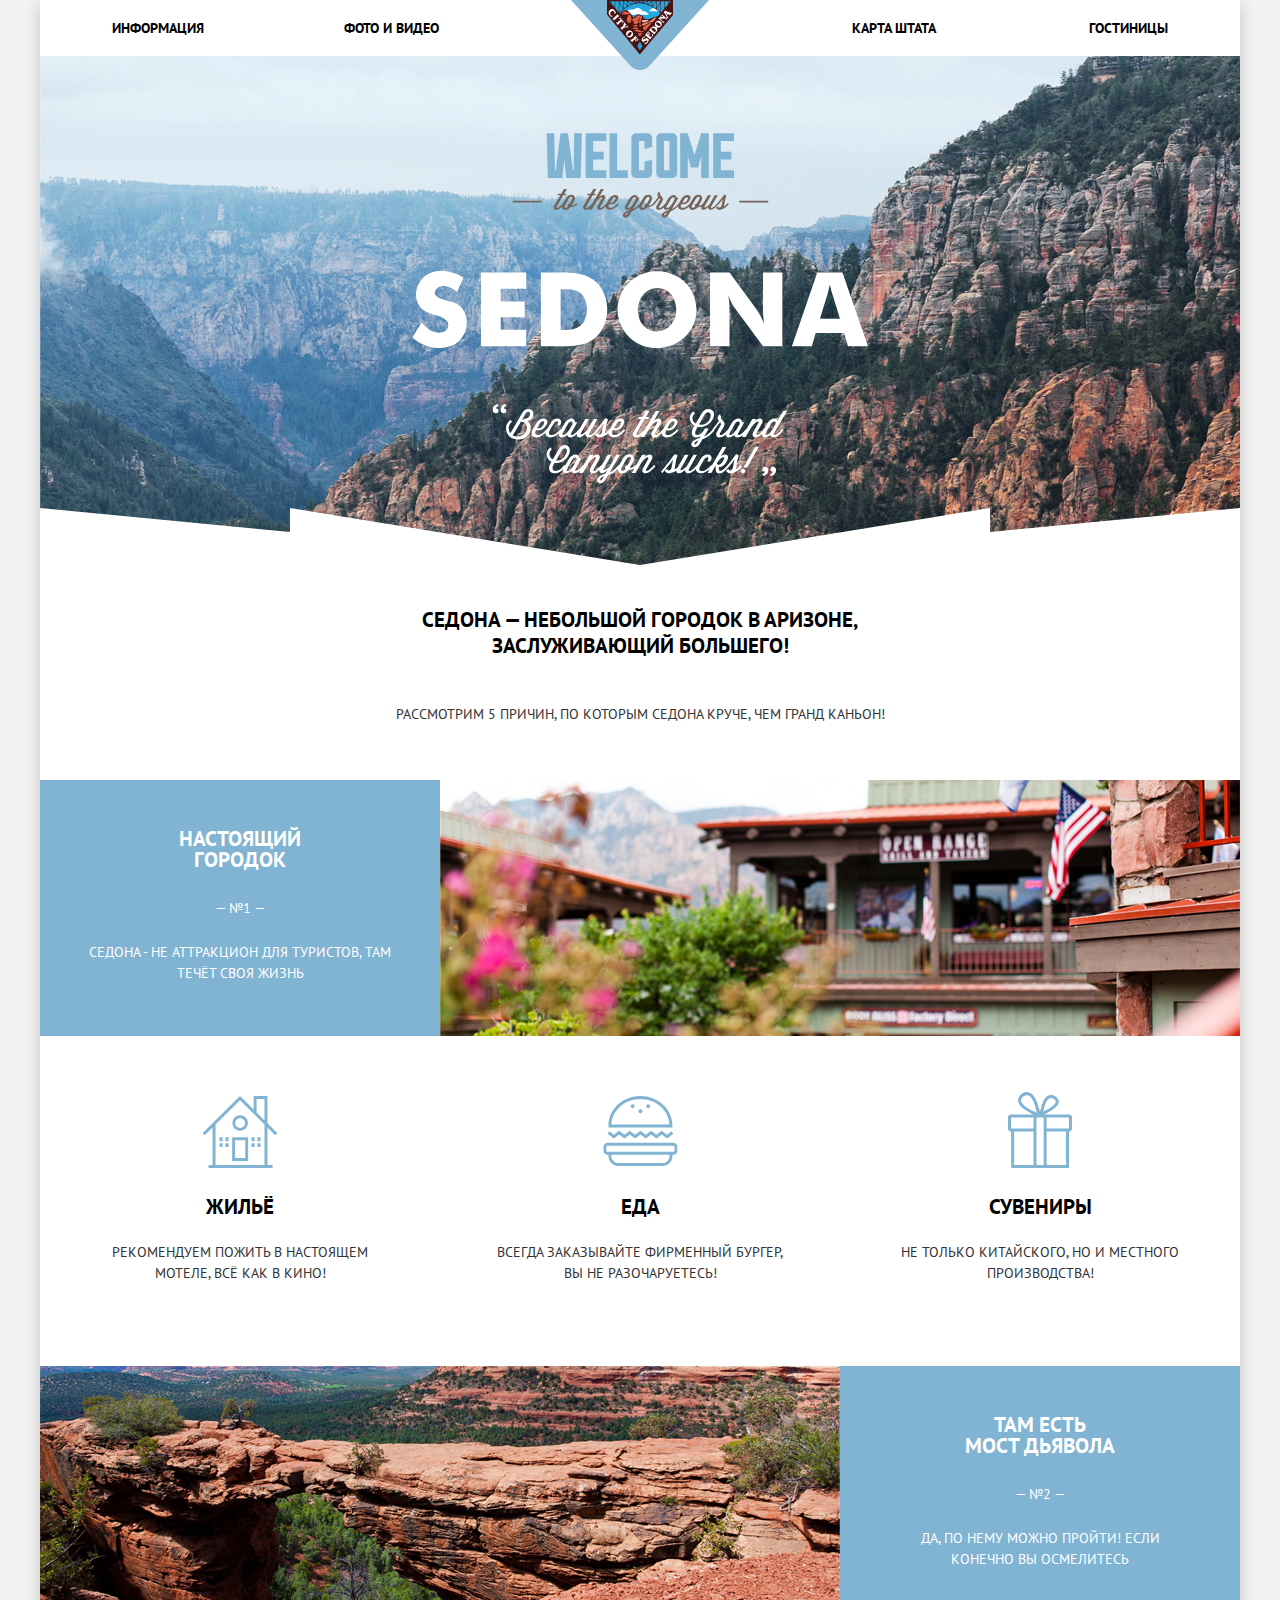
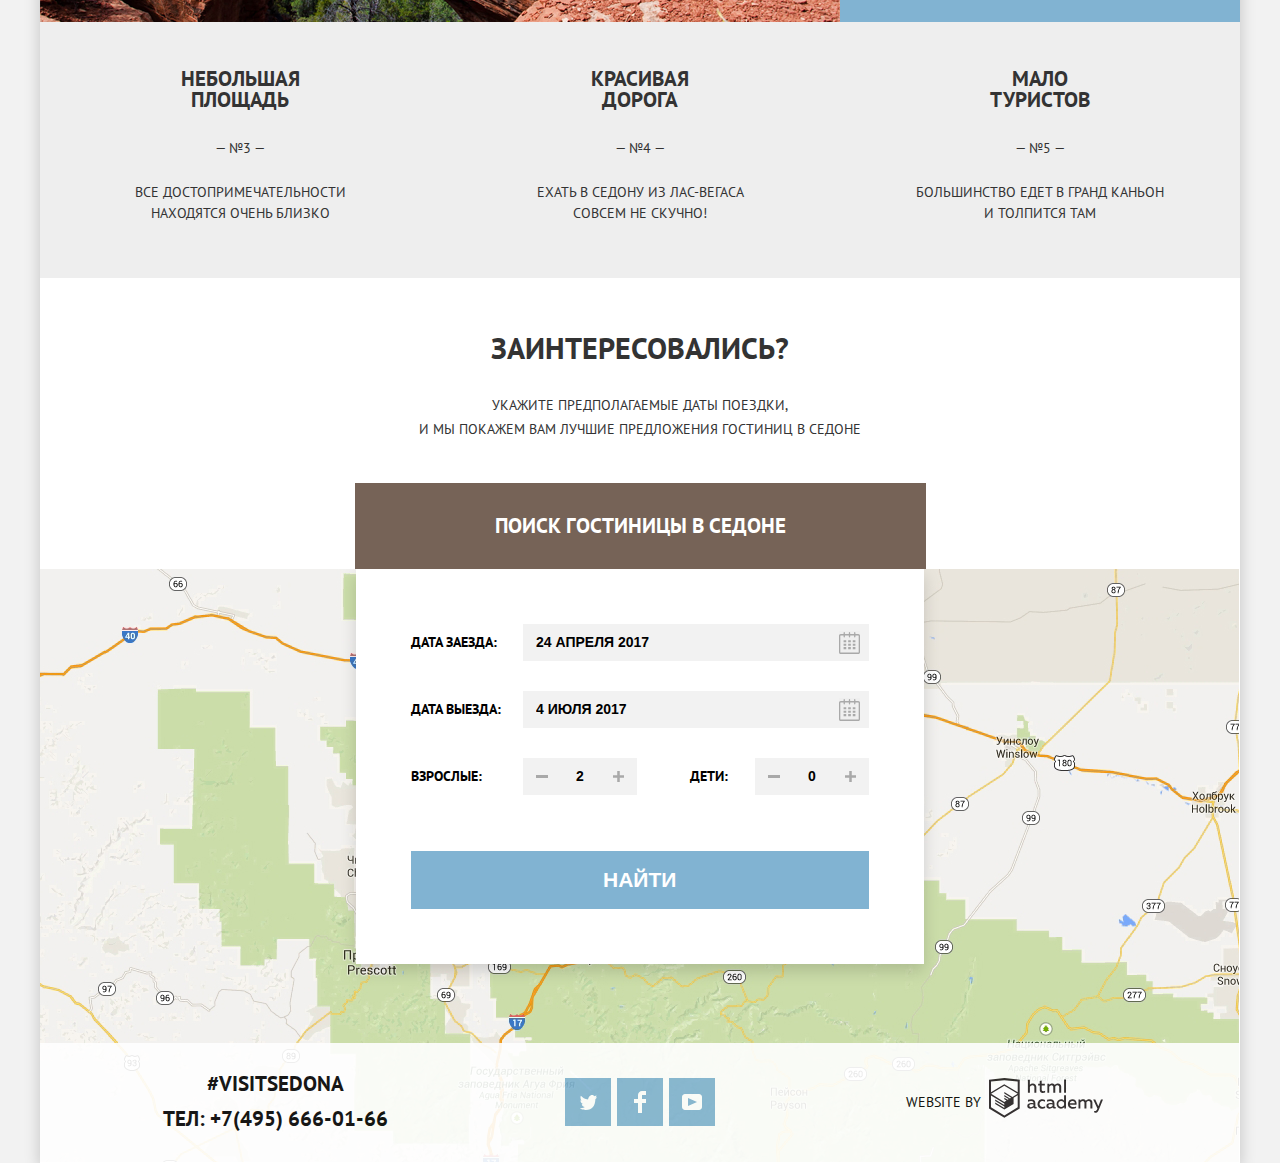
<file: index.html>
<!DOCTYPE html>
<html class="page" lang="ru">

<head>
  <meta charset="UTF-8">
  <meta name="viewport" content="width=device-width, initial-scale=1.0">
  <title>Sedona</title>
  <link href="https://fonts.googleapis.com/css2?family=PT+Sans:wght@400;700&display=swap" rel="stylesheet">
  <link rel="stylesheet" href="css/style.css">
</head>

<body class="page-body ">
  <div class="page-wrapper page-wrapper--main">
    <header class="header">
      <div class="inner-wrapper">
        <a class="header__logo">
          <img src="img/logo.svg" width="138" height="70" alt="Sedona">
        </a>
        <nav class="main-nav">
          <ul class="main-nav__list">
            <li class="main-nav__item"><a href="#" class="main-nav__link">Информация</a></li>
            <li class="main-nav__item"><a href="#" class="main-nav__link">Фото и видео</a></li>
            <li class="main-nav__item"><a href="#" class="main-nav__link">Карта штата</a></li>
            <li class="main-nav__item"><a href="hotels.html" class="main-nav__link">Гостиницы</a></li>
          </ul>
        </nav>
      </div>
    </header>
    <main>
      <h1 class="visually-hidden">Город Седона</h1>
      <div class="hero">
        <img class="hero__image" src="img/welcome.svg" width="457" height="351" alt="Welcome to the gorgeous Sedona. Because the Grand Canyon sucks!">
      </div>
      <section class="features">
        <h2 class="visually-hidden">Причины выбрать Седону</h2>
        <p class="feature__slogan"><b>Седона — небольшой городок в Аризоне, <br> заслуживающий большего!</b></p>
        <p class="feature__sub-slogan">Рассмотрим 5 причин, по которым Седона круче, чем гранд каньон!</p>
        <ol class="features__list">
          <li class="feature__item feature__item--blue feature__item--big">
            <div class="feature__descr ">
              <h3 class="feature__title">Настоящий <br> городок</h3>
              <p class="feature__text">— №1 —</p>
              <p class="feature__text">Седона - не аттракцион для туристов, там течёт своя жизнь</p>
            </div>
            <img class="feature__image" src="img/features-1.jpg" width="800" height="256"
              alt="Здания города Седоны на фоне гор.">
            <ul class="advantages__list">
              <li class="advantage__item advantage__item--hotel">
                <h3 class="advantage__title">Жильё</h3>
                <p class="advantage__text">Рекомендуем пожить в настоящем мотеле, всё как в кино!</p>
              </li>
              <li class="advantage__item advantage__item--food">
                <h3 class="advantage__title">Еда</h3>
                <p class="advantage__text">Всегда заказывайте фирменный бургер, вы не разочаруетесь!</p>
              </li>
              <li class="advantage__item advantage__item--souvenirs">
                <h3 class="advantage__title">Сувениры</h3>
                <p class="advantage__text">Не только китайского, но и местного производства!</p>
              </li>
            </ul>
          </li>
          <li class="feature__item feature__item--blue feature__item--medium">
            <img class="feature__image" src="img/features-2.jpg" width="800" height="256"
              alt="Опасный мост каньена на большой высоте.">
            <div class="feature__descr">
              <h2 class="feature__title">Там есть <br> Мост дьявола</h2>
              <p class="feature__text">— №2 —</p>
              <p class="feature__text">Да, по нему можно пройти! Если конечно вы осмелитесь</p>
            </div>
          </li>
          <li class="feature__item feature__item--grey">
            <h3 class="feature__title">небольшая <br> площадь</h3>
            <p class="feature__text">— №3 —</p>
            <p class="feature__text">все достопримечательности находятся очень близко</p>
          </li>
          <li class="feature__item feature__item--grey">
            <h3 class="feature__title">красивая <br> дорога</h3>
            <p class="feature__text">— №4 —</p>
            <p class="feature__text">ехать в седону из лас-вегаса совсем не скучно!</p>
          </li>
          <li class="feature__item feature__item--grey">
            <h3 class="feature__title">мало <br> туристов</h3>
            <p class="feature__text">— №5 —</p>
            <p class="feature__text">большинство едет в гранд каньон <br> и толпится там</p>
          </li>
        </ol>
      </section>
      <section class="search">
        <h2 class="visually-hidden">Поиск гостиниц</h2>
        <p class="search__title"><b>Заинтересовались?</b></p>
        <p class="search__text">
          Укажите предполагаемые даты поездки, <br>
          и мы покажем вам лучшие предложения гостиниц в седоне
        </p>
        <a class="button button--search button--brown" href="">Поиск Гостиницы в седоне</a>
        <form class="search__form" action="/">
          <div class="search__row">
            <label class="search__label" for="arrive">Дата заезда:</label>
            <div class="search__wrapper-date">
              <input class="search__field search__field--data" type="text" name="date-arrive" id="arrive" placeholder="24 апреля 2017">
              <button class="search__button-calendar" type="button" aria-label="Выбор даты заезда">
                <svg width="21" height="23" viewBox="0 0 21 23" fill="none" xmlns="http://www.w3.org/2000/svg">
                  <path fill-rule="evenodd" clip-rule="evenodd" d="M16.406 3.02498H19.251C20.217 3.02498 21 3.84698 21 4.86198V21.164C21 22.179 20.217 23 19.251 23H1.75C0.784 23 0 22.179 0 21.164V4.86198C0 3.84698 0.784 3.02498 1.75 3.02498H4.593V1.64798C4.593 1.26698 4.887 0.958984 5.25 0.958984C5.612 0.958984 5.906 1.26698 5.906 1.64798V3.02498H9.844V1.64798C9.844 1.26698 10.138 0.958984 10.501 0.958984C10.862 0.958984 11.156 1.26698 11.156 1.64798V3.02498H15.094V1.64798C15.094 1.26698 15.387 0.958984 15.75 0.958984C16.112 0.958984 16.406 1.26698 16.406 1.64798V3.02498ZM19.5646 21.484C19.6466 21.3979 19.691 21.2828 19.688 21.164H19.689V4.86198C19.689 4.60898 19.493 4.40298 19.252 4.40298H16.407V5.78098C16.407 6.16198 16.113 6.46998 15.751 6.46998C15.388 6.46998 15.095 6.16198 15.095 5.78098V4.40298H11.157V5.78098C11.157 6.16198 10.863 6.46998 10.502 6.46998C10.139 6.46998 9.845 6.16198 9.845 5.78098V4.40298H5.907V5.78098C5.907 6.16198 5.613 6.46998 5.251 6.46998C4.888 6.46998 4.594 6.16198 4.594 5.78098V4.40298H1.75C1.50263 4.40953 1.30696 4.61458 1.312 4.86198V21.164C1.30696 21.4114 1.50263 21.6164 1.75 21.623H19.251C19.3698 21.6201 19.4826 21.5701 19.5646 21.484Z" fill="#A9A9A9"/>
                  <path fill-rule="evenodd" clip-rule="evenodd" d="M4.59399 9.2251H7.21899V11.2911H4.59399V9.2251ZM4.59399 12.6681H7.21899V14.7351H4.59399V12.6681ZM7.21899 16.1121H4.59399V18.1781H7.21899V16.1121ZM9.18799 16.1121H11.813V18.1781H9.18799V16.1121ZM11.813 12.6681H9.18799V14.7351H11.813V12.6681ZM9.18799 9.2251H11.813V11.2911H9.18799V9.2251ZM16.406 16.1121H13.781V18.1781H16.406V16.1121ZM13.781 12.6681H16.406V14.7351H13.781V12.6681ZM16.406 9.2251H13.781V11.2911H16.406V9.2251Z" fill="#A9A9A9"/>
                </svg>
              </button>
            </div>
          </div>
          <div class="search__row">
            <label class="search__label" for="departure">Дата выезда:</label>
            <div class="search__wrapper-date">
              <input class="search__field search__field--data" type="text" name="date-departure" id="departure" placeholder="4 июля 2017">
              <button class="search__button-calendar" type="button" aria-label="Выбор даты выезда">
                <svg width="21" height="23" viewBox="0 0 21 23" fill="none" xmlns="http://www.w3.org/2000/svg">
                  <path fill-rule="evenodd" clip-rule="evenodd" d="M16.406 3.02498H19.251C20.217 3.02498 21 3.84698 21 4.86198V21.164C21 22.179 20.217 23 19.251 23H1.75C0.784 23 0 22.179 0 21.164V4.86198C0 3.84698 0.784 3.02498 1.75 3.02498H4.593V1.64798C4.593 1.26698 4.887 0.958984 5.25 0.958984C5.612 0.958984 5.906 1.26698 5.906 1.64798V3.02498H9.844V1.64798C9.844 1.26698 10.138 0.958984 10.501 0.958984C10.862 0.958984 11.156 1.26698 11.156 1.64798V3.02498H15.094V1.64798C15.094 1.26698 15.387 0.958984 15.75 0.958984C16.112 0.958984 16.406 1.26698 16.406 1.64798V3.02498ZM19.5646 21.484C19.6466 21.3979 19.691 21.2828 19.688 21.164H19.689V4.86198C19.689 4.60898 19.493 4.40298 19.252 4.40298H16.407V5.78098C16.407 6.16198 16.113 6.46998 15.751 6.46998C15.388 6.46998 15.095 6.16198 15.095 5.78098V4.40298H11.157V5.78098C11.157 6.16198 10.863 6.46998 10.502 6.46998C10.139 6.46998 9.845 6.16198 9.845 5.78098V4.40298H5.907V5.78098C5.907 6.16198 5.613 6.46998 5.251 6.46998C4.888 6.46998 4.594 6.16198 4.594 5.78098V4.40298H1.75C1.50263 4.40953 1.30696 4.61458 1.312 4.86198V21.164C1.30696 21.4114 1.50263 21.6164 1.75 21.623H19.251C19.3698 21.6201 19.4826 21.5701 19.5646 21.484Z" fill="#A9A9A9"/>
                  <path fill-rule="evenodd" clip-rule="evenodd" d="M4.59399 9.2251H7.21899V11.2911H4.59399V9.2251ZM4.59399 12.6681H7.21899V14.7351H4.59399V12.6681ZM7.21899 16.1121H4.59399V18.1781H7.21899V16.1121ZM9.18799 16.1121H11.813V18.1781H9.18799V16.1121ZM11.813 12.6681H9.18799V14.7351H11.813V12.6681ZM9.18799 9.2251H11.813V11.2911H9.18799V9.2251ZM16.406 16.1121H13.781V18.1781H16.406V16.1121ZM13.781 12.6681H16.406V14.7351H13.781V12.6681ZM16.406 9.2251H13.781V11.2911H16.406V9.2251Z" fill="#A9A9A9"/>
                </svg>
              </button>
            </div>
          </div>
          <div class="search__row search__row--capacity">
            <div class="search__alder">
              <label class="search__label" for="alder">Взрослые:</label>
              <div class="search__wpapper-capacity">
                <input class="search__field search__field--number" type="number" name="count-alder" id="alder" min="0" max="5" value="2">
                <button class="search__button-capacity search__button--minus" type="button">
                  <svg width="12" height="3" viewBox="0 0 12 3" fill="none" xmlns="http://www.w3.org/2000/svg">
                    <rect width="12" height="3" fill="#A9A9A9"/>
                  </svg>
                </button>
                <button class="search__button-capacity search__button--plus" type="button">
                  <svg width="11" height="11" viewBox="0 0 11 11" fill="none" xmlns="http://www.w3.org/2000/svg">
                    <path fill-rule="evenodd" clip-rule="evenodd" d="M4.23086 6.76932V11H6.76932V6.76932H11V4.23086H6.76932V0H4.23085V4.23086H0V6.76932H4.23086Z" fill="#A9A9A9"/>
                  </svg>
                </button>
              </div>
            </div>
            <div class="search__child">
              <label class="search__label" for="child">Дети:</label>
              <div class="search__wpapper-capacity">
                <input class="search__field search__field--number" type="number" name="count-child" id="child" min="0" max="5" value="0">
                <button class="search__button-capacity search__button--minus" type="button">
                  <svg width="12" height="3" viewBox="0 0 12 3" fill="none" xmlns="http://www.w3.org/2000/svg">
                    <rect width="12" height="3" fill="#A9A9A9"/>
                  </svg>
                </button>
                <button class="search__button-capacity search__button--plus" type="button">
                  <svg width="11" height="11" viewBox="0 0 11 11" fill="none" xmlns="http://www.w3.org/2000/svg">
                    <path fill-rule="evenodd" clip-rule="evenodd" d="M4.23086 6.76932V11H6.76932V6.76932H11V4.23086H6.76932V0H4.23085V4.23086H0V6.76932H4.23086Z" fill="#A9A9A9"/>
                  </svg>
                </button>
              </div>
            </div>
          </div>
          <button class="button button--submit button--blue" type="submit">НАЙТИ</button>
        </form>
      </section>
      <section class="map">
        <h2 class="visually-hidden">Седона на карте</h2>
        <iframe width="1199" height="588" src="https://www.google.com/maps/embed?pb=!1m18!1m12!1m3!1d17658.73337524991!2d2.323626130024498!3d48.858469317877045!2m3!1f0!2f0!3f0!3m2!1i1024!2i768!4f13.1!3m3!1m2!1s0x0%3A0xb975fcfa192f84d4!2z0JvRg9Cy0YA!5e0!3m2!1suk!2sua!4v1604178041813!5m2!1suk!2sua" frameborder="0" style="border:0;" allowfullscreen="" aria-hidden="false" tabindex="0"></iframe>
      </section>
    </main>
    <footer class="footer footer--main-page">
      <div class="inner-wrapper">
        <div class="contacts">
          <p class="contacts_soc-tag">#visitSEDONA</p>
          <a class="contact__phone" href="tel:+74956660166">ТЕЛ: +7(495) 666-01-66</a>
        </div>
        <ul class="social__list">
          <li class="social__item">
            <a href="#" class="social__link">
              <span class="visually-hidden">Sedona on Twitter</span>
              <svg width="17" height="16" viewBox="0 0 17 16" fill="none" xmlns="http://www.w3.org/2000/svg">
                <path d="M10.95 1.14409C12.635 0.648089 13.934 1.41409 14.527 2.32309C15.2 2.09209 15.858 1.84209 16.538 1.61509C16.5249 2.30145 16.2117 2.94761 15.681 3.38309C16.366 3.55309 16.985 2.89209 16.985 2.89209C16.816 3.89209 15.979 4.68009 15.422 4.91609C15.191 11.6661 12.247 16.1331 5.34498 15.9981H4.89898C4.48898 15.9981 0.734977 15.5381 0.000976562 14.1111C2.27198 14.3071 3.89398 13.6891 4.69398 12.9341C3.73398 12.6341 2.01498 12.4571 1.71498 9.98409C2.06398 10.0901 2.27898 10.2121 2.90498 10.1031C1.70498 9.24709 0.373977 8.53009 0.447977 6.33009C0.732977 6.65809 1.51498 6.86609 1.78798 6.80209C1.08498 6.56109 -0.182023 3.44209 0.893977 1.85009C2.71198 3.70409 4.62898 5.45609 8.04598 5.62309C8.25398 3.33009 9.18298 1.79309 10.95 1.14409Z" fill="white"/>
              </svg>
            </a>
          </li>
          <li class="social__item">
            <a href="#" class="social__link">
              <span class="visually-hidden">Sedona on Facebook</span>
              <svg width="12" height="22" viewBox="0 0 12 22" fill="none" xmlns="http://www.w3.org/2000/svg">
                <path d="M12 4V0H8C5.79086 0 4 1.79086 4 4V8H0V12H4V22H8V12H12V8H8V4H12Z" fill="white"/>
              </svg>
            </a>
          </li>
          <li class="social__item">
            <a href="#" class="social__link">
              <span class="visually-hidden">Sedona on Youtube</span>
              <svg width="20" height="16" viewBox="0 0 20 16" fill="none" xmlns="http://www.w3.org/2000/svg">
                <path fill-rule="evenodd" clip-rule="evenodd" d="M3 0H17C18.65 0 20 1.35 20 3V13C20 14.65 18.65 16 17 16H3C1.35 16 0 14.65 0 13V3C0 1.35 1.35 0 3 0ZM6.027 4.002V11.998L15.014 8L6.027 4.002Z" fill="white"/>
              </svg>
            </a>
          </li>
        </ul>
        <div class="copyright">
          <span class="copyright__text">Website by</span>
          <a class="copyright__link" href="https://htmlacademy.ru">
            <svg width="114" height="40" viewBox="0 0 114 40" fill="none" xmlns="http://www.w3.org/2000/svg">
              <path fill-rule="evenodd" clip-rule="evenodd" d="M15.5197 0.057373H15.3509L0 1.71895V30.4945L15.3509 39.8382L30.7018 30.4945V1.71895L15.5197 0.057373ZM77.0183 1.62185H75.0876V14.7311H77.0183V1.62185ZM40.8619 1.63264V6.76843C41.6131 5.9864 42.6386 5.5436 43.7105 5.53843C44.6823 5.47908 45.6329 5.84495 46.3253 6.54479C47.0177 7.24462 47.3866 8.21244 47.3399 9.20685V14.7634H45.367V9.46579C45.4231 8.94897 45.2754 8.43059 44.9566 8.02553C44.6377 7.62047 44.174 7.36218 43.6683 7.3079H43.3518C42.3456 7.36979 41.4321 7.9295 40.9041 8.80764V14.7634H38.8995V1.63264H40.8619ZM77.0183 30.4837H75.2775V29.0595C74.4828 30.1353 73.23 30.7538 71.9119 30.7211C69.4751 30.5528 67.5825 28.4822 67.5825 25.9845C67.5825 23.4867 69.4751 21.4162 71.9119 21.2479C73.1195 21.2052 74.2818 21.7203 75.0771 22.6505V17.3205H77.0183V30.4837ZM47.0656 29.0595C47.263 29.0515 47.4583 29.0152 47.6459 28.9516V30.3866C47.2482 30.5404 46.826 30.6172 46.4009 30.6132C45.6482 30.6769 44.9394 30.2429 44.639 29.5342C43.7036 30.31 42.5302 30.7227 41.3261 30.6995C39.733 30.6995 38.256 29.804 38.256 27.9482C38.256 25.65 40.3661 24.9379 42.1702 24.9379C42.9402 24.9505 43.707 25.0408 44.4596 25.2076V24.884C44.4596 23.805 43.6578 22.9742 42.1491 22.9742C41.0585 22.9764 39.9804 23.2116 38.9839 23.6647V21.8305C40.0678 21.451 41.204 21.2506 42.3495 21.2371C44.8394 21.2371 46.3693 22.4455 46.3693 25.1753V28.4121C46.3546 28.5668 46.401 28.721 46.4981 28.8406C46.5951 28.9601 46.7349 29.035 46.8862 29.0487H47.0656V29.0595ZM40.2711 27.8403C40.298 28.229 40.4761 28.5905 40.7655 28.844C41.055 29.0974 41.4317 29.2217 41.8115 29.189H41.9275C42.8819 29.1906 43.7973 28.8022 44.4702 28.11V26.5779C43.842 26.4414 43.2026 26.3655 42.5605 26.3513C41.5055 26.3513 40.2817 26.7074 40.2817 27.8403H40.2711ZM56.0229 21.9384C55.1962 21.4632 54.2596 21.2246 53.3115 21.2479H52.9422C51.7332 21.2873 50.5891 21.8166 49.7619 22.7192C48.9347 23.6218 48.4923 24.8236 48.5321 26.06V26.5024C48.6957 29.0004 50.805 30.8921 53.2482 30.7318C54.2519 30.7555 55.2477 30.5452 56.1601 30.1168V28.2718C55.3769 28.7215 54.4945 28.9591 53.5963 28.9624C52.5199 29.0288 51.4963 28.4793 50.9385 27.5356C50.3806 26.5918 50.3806 25.4095 50.9385 24.4658C51.4963 23.522 52.5199 22.9725 53.5963 23.039C54.461 23.0357 55.3066 23.2989 56.0229 23.7942V21.9384ZM66.1514 29.0595C66.3488 29.0515 66.5441 29.0152 66.7317 28.9516V30.3866C66.334 30.5404 65.9118 30.6172 65.4867 30.6132C64.734 30.6769 64.0252 30.2429 63.7248 29.5342C62.7894 30.31 61.616 30.7227 60.4119 30.6995C58.8188 30.6995 57.3417 29.804 57.3417 27.9482C57.3417 25.65 59.4518 24.9379 61.256 24.9379C62.0259 24.9505 62.7928 25.0408 63.5454 25.2076V24.884C63.5454 23.805 62.7436 22.9742 61.2349 22.9742C60.1443 22.9764 59.0662 23.2116 58.0697 23.6647V21.8305C59.1536 21.451 60.2897 21.2506 61.4353 21.2371C63.9252 21.2371 65.455 22.4455 65.455 25.1753V28.4121C65.4404 28.5668 65.4868 28.721 65.5838 28.8406C65.6809 28.9601 65.8207 29.035 65.972 29.0487H66.1514V29.0595ZM59.855 28.8481C59.5632 28.5943 59.3837 28.2311 59.3569 27.8403H59.378C59.378 26.7074 60.5385 26.3513 61.6569 26.3513C62.299 26.3655 62.9383 26.4414 63.5665 26.5779V28.11C62.8937 28.8022 61.9782 29.1906 61.0239 29.189H60.9078C60.5263 29.2247 60.1469 29.1019 59.855 28.8481ZM69.3271 25.9305C69.3271 24.2859 70.6308 22.9526 72.239 22.9526L72.2601 23.0066C73.4742 23.0066 74.5742 23.7382 75.0665 24.8732V27.0311C74.5856 28.1871 73.4673 28.9296 72.239 28.9084C70.6308 28.9084 69.3271 27.5752 69.3271 25.9305ZM83.3486 21.2479C86.8408 21.2479 88.0541 24.1395 87.4844 26.7397H80.922C81.1436 28.3582 82.6839 29.0163 84.2876 29.0163C85.2509 29.0196 86.2027 28.8021 87.0729 28.3797V30.1061C86.0736 30.5421 84.9939 30.7519 83.9078 30.7211C81.2385 30.7211 78.8963 29.189 78.8963 25.9521C78.8362 24.7502 79.2482 23.5736 80.0408 22.6841C80.8334 21.7945 81.9408 21.2658 83.1165 21.2155H83.3486V21.2479ZM80.8693 25.1753C80.9704 23.8237 82.1216 22.8104 83.4436 22.9095H83.4858C84.1064 22.8531 84.7196 23.08 85.1612 23.5295C85.6028 23.979 85.8275 24.6051 85.7752 25.24H80.8693V25.1753ZM89.489 30.4621V21.4961H91.2298V22.575C91.9777 21.7197 93.041 21.2229 94.1628 21.2047C95.2951 21.1328 96.3712 21.7163 96.9482 22.7153C97.7407 21.8335 98.8477 21.3161 100.018 21.2803C100.952 21.2327 101.859 21.6011 102.507 22.2901C103.154 22.9792 103.478 23.9213 103.394 24.8732V30.4837H101.39V24.9271C101.437 24.4734 101.306 24.0191 101.024 23.6647C100.743 23.3104 100.336 23.0852 99.8917 23.039H99.6174C98.7512 23.0941 97.9525 23.536 97.4335 24.2474V30.4837H95.4289V24.9271C95.4728 24.47 95.3357 24.0139 95.0481 23.6611C94.7606 23.3082 94.3467 23.088 93.8991 23.0497H93.6881C92.7466 23.1344 91.8915 23.6449 91.3564 24.4416V30.5161H89.5312L89.489 30.4621ZM113.977 21.4745H111.972L109.324 28.2718L106.306 21.4853H104.196L108.417 30.5484L108.237 31.0016C107.72 32.3611 107.003 33.0516 106.053 33.0516C105.75 33.0548 105.447 33.0112 105.156 32.9221V34.6161C105.536 34.7125 105.926 34.7632 106.317 34.7671C107.646 34.7671 108.902 34.0226 109.851 31.6813L113.977 21.4745ZM52.689 5.78658V2.54974L50.7266 3.01369V5.73264H49.144V7.49132H50.7899V11.9905C50.7231 12.817 51.0244 13.6301 51.61 14.2038C52.1955 14.7775 53.0028 15.0505 53.8073 14.9468C54.5996 14.9535 55.3875 14.8259 56.139 14.5692V12.8429C55.5727 13.0781 54.9672 13.199 54.356 13.199C53.2165 13.199 52.689 12.8105 52.689 11.6237V7.5129H55.8541V5.78658H52.689ZM58.3862 14.7526V5.75421H60.1376V6.83316C60.8811 5.97655 61.9403 5.476 63.0601 5.45211C64.1624 5.38099 65.2146 5.93142 65.8032 6.88711C66.5958 6.00534 67.7028 5.48794 68.8734 5.45211C69.8138 5.41462 70.7233 5.79859 71.364 6.50353C72.0046 7.20846 72.3126 8.16418 72.2073 9.12053V14.7418H70.2028V9.18527C70.2499 8.73151 70.1184 8.27721 69.8373 7.92287C69.5561 7.56853 69.1485 7.34334 68.7046 7.29711H68.4619C67.5957 7.35228 66.797 7.7942 66.278 8.50553V14.7418H64.2734V9.18527C64.3206 8.73151 64.1891 8.27721 63.9079 7.92287C63.6268 7.56853 63.2191 7.34334 62.7752 7.29711H62.5326C61.5911 7.38181 60.736 7.89229 60.2009 8.68895V14.7634H58.3862V14.7526ZM28.6972 29.3033L28.7078 29.2968L28.6972 29.3184V29.3033ZM28.6972 17.3205V29.3033L15.3509 37.4321L2.00459 29.3184V17.5147L15.2876 25.6068V27.0311L6.18257 21.5284V22.9418L15.3404 28.5632V30.0629L6.19312 24.4955V25.9521L15.3509 31.5734L24.5826 25.9197V19.8129L28.6972 17.3205ZM28.7078 15.7776L25.0362 17.9355L23.3482 19.0145L15.3087 14.0837V15.4971L22.156 19.7266L22.0083 19.8237L20.9532 20.4063L15.2876 16.9537V18.3995L19.761 21.1184L18.706 21.8413L15.3298 19.7913V21.2047L17.5454 22.5426L15.2982 23.9021L2.11009 15.864L15.3087 7.72869L28.7078 15.7776ZM15.2876 6.27211L28.7078 14.3534V3.56395L15.3615 2.12895L2.01514 3.56395V14.3534L15.2876 6.27211Z" fill="#231F20"/>
            </svg>
          </a>
        </div>
      </div>
    </footer>
  </div>
  <script src="js/main.js"></script>
</body>

</html>
</file>
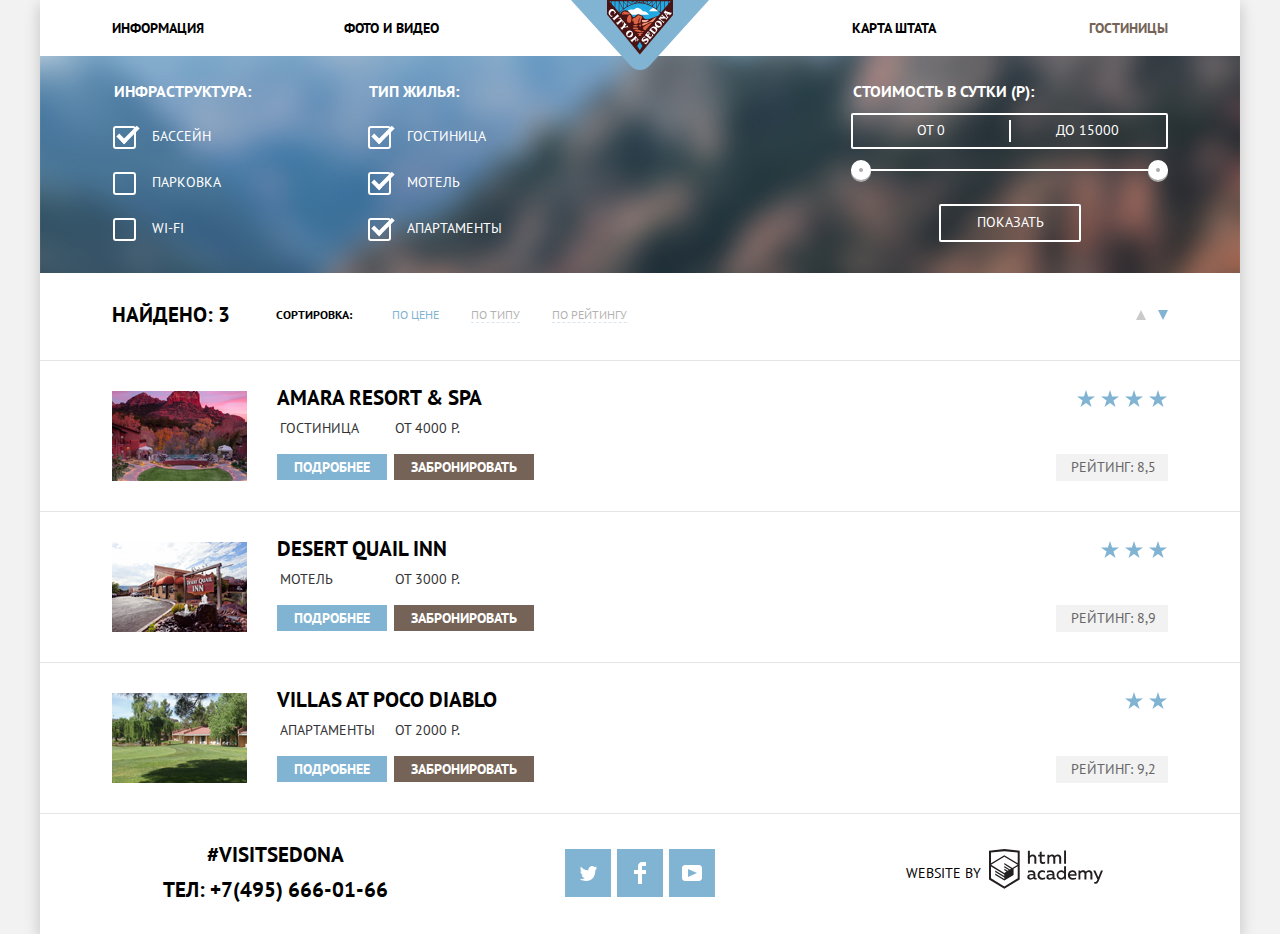
<file: hotels.html>
<!DOCTYPE html>
<html class="page" lang="ru">

<head>
  <meta charset="UTF-8">
  <meta name="viewport" content="width=device-width, initial-scale=1.0">
  <title>Sedona</title>
  <link href="https://fonts.googleapis.com/css2?family=PT+Sans:wght@400;700&display=swap" rel="stylesheet">
  <link rel="stylesheet" href="css/style.css">
</head>

<body class="page-body">
  <div class="page-wrapper page-inner">
    <header class="header">
      <div class="inner-wrapper">
        <a class="header__logo" href="/">
          <img src="img/logo.svg" width="138" height="70" alt="Sedona">
        </a>
        <nav class="main-nav">
          <ul class="main-nav__list">
            <li class="main-nav__item"><a href="#" class="main-nav__link">Информация</a></li>
            <li class="main-nav__item"><a href="#" class="main-nav__link">Фото и видео</a></li>
            <li class="main-nav__item"><a href="#" class="main-nav__link">Карта штата</a></li>
            <li class="main-nav__item"><a href="hotels.html" class="main-nav__link main-nav__link--active">Гостиницы</a></li>
          </ul>
        </nav>
      </div>
    </header>
    <main>
      <h1 class="visually-hidden">Гостиницы</h1>
      <section class="hotels-search">
        <h2 class="visually-hidden">Фильтр выбора жилья</h2>
        <div class="inner-wrapper">
          <form action="https://echo.htmlacademy.ru/" class="filters">
            <fieldset class="filter__field">
              <legend class="filter__title">Инфраструктура:</legend>
              <ul class="filter__list">
                <li>
                  <input class="visually-hidden filter-input filter-input-checkbox" type="checkbox" name="pool"
                    id="filter-pool" checked="">
                  <label class="filter__name" for="filter-pool">Бассейн</label>
                </li>
                <li>
                  <input class="visually-hidden filter-input filter-input-checkbox" type="checkbox" name="parking"
                    id="filter-parking">
                  <label class="filter__name" for="filter-parking">Парковка</label>
                </li>
                <li>
                  <input class="visually-hidden filter-input filter-input-checkbox" type="checkbox" name="wifi"
                    id="filter-wifi">
                  <label class="filter__name" for="filter-wifi">Wi-Fi</label>
                </li>
              </ul>
            </fieldset>
            <fieldset class="filter__field">
              <legend class="filter__title">Тип жилья:</legend>
              <ul class="filter__list">
                <li>
                  <input class="visually-hidden filter-input filter-input-checkbox" type="checkbox" name="hotels"
                    id="filter-hotels" checked="">
                  <label class="filter__name" for="filter-hotels">Гостиница</label>
                </li>
                <li>
                  <input class="visually-hidden filter-input filter-input-checkbox" type="checkbox" name="motel"
                    id="filter-motel" checked="">
                  <label class="filter__name" for="filter-motel">Мотель</label>
                </li>
                <li>
                  <input class="visually-hidden filter-input filter-input-checkbox" type="checkbox" name="wifi"
                    id="filter-appartments" checked="">
                  <label class="filter__name" for="filter-appartments">Апартаменты</label>
                </li>
              </ul>
            </fieldset>
            <fieldset class="filter__field filter__field--price">
              <legend class="filter__title">Стоимость в сутки (Р):</legend>
              <div class="filter__range-price">
                <div class="filter__value">
                  <label class="visually-hidden" for="min-price-value">От</label>
                  <input class="min-price" id="min-price-value" type="number" name="min-cost" placeholder="От 0" min="0" max="9999" aria-label="Минималная цена товра">
                  <label class="visually-hidden" for="max-price-value">До</label>
                  <input class="max-price" id="max-price-value" type="number" name="max-cost" placeholder="До 15000" min="1" max="15000" aria-label="Максимальная цена товра">
                </div>
                <div class="filter__range-controls">
                  <div class="filter__scale">
                    <div class="filter__bar"></div>
                  </div>
                  <div class="filter__toggle filter__togglel--min" tabindex="0">
                    <span class="visually-hidden">Фильтр выбора миимальной цены</span>
                  </div>
                  <div class="filter__toggle filter__togglel--max" tabindex="0">
                    <span class="visually-hidden">Фильтр выбора максимальной цены</span>
                  </div>
                </div>
                <button class="filter__button" type="submit">Показать</button>
              </div>
            </fieldset>
          </form>
        </div>
      </section>
      <section class="sort">
        <div class="inner-wrapper">
          <h2 class="sort-title">Сортировка:</h2>
          <p class="sort__result">Найдено: 3</p>
          <ul class="sort__list">
            <li class="sort__item"><a class="sort__link sort__link--active">По цене</a></li>
            <li class="sort__item"><a class="sort__link" href="#">По типу</a></li>
            <li class="sort__item"><a class="sort__link" href="#">По рейтингу</a></li>
          </ul>
          <ul class="sort__list price-sort__list">
            <li class="price-sort__item price-sort__item-up">
              <a class="price-sort__link price-sort__link--up" aria-label="По возрастанию"></a>
            </li>
            <li class="price-sort__item">
              <a class="price-sort__link price-sort__link--down price-sort__link--active" href="#"
                aria-label="По убыванию"></a>
            </li>
          </ul>
        </div>
      </section>
      <section class="hotels">
        <h2 class="visually-hidden">Список отелей</h2>
        <ul class="hotels__list">
          <li class="hotel__item">
            <div class="inner-wrapper">
              <img class="hotel__image" src="img/amara-resort.jpg" width="135" height="90" alt="Amara Resort & Spa">
              <div class="hotel__descr">
                <h3 class="hotel__title"><a class="hotel__link" href="#">Amara Resort & Spa</a></h3>
                <table class="hotel__price">
                  <tr>
                    <td class="hotel__type">Гостиница</td>
                    <td>От 4000 Р.</td>
                  </tr>
                </table>
                <div class="hotel__action">
                  <a class="button button--blue" href="">Подробнее</a>
                  <a class="button button--brown" href="">Забронировать</a>
                </div>
              </div>
              <div class="hotel__rating hotel__rating--four">
                <span class="hotel__rating-number">Рейтинг: 8,5</span>
              </div>
            </div>
          </li>
          <li class="hotel__item">
            <div class="inner-wrapper">
              <img class="hotel__image" src="/img/desert-quail.jpg" width="135" height="90" alt="Desert Quail Inn">
              <div class="hotel__descr">
                <h3 class="hotel__title"><a class="hotel__link" href="#">Desert Quail Inn</a></h3>
                <table class="hotel__price">
                  <tr>
                    <td class="hotel__type">Мотель</td>
                    <td>От 3000 Р.</td>
                  </tr>
                </table>
                <div class="hotel__action">
                  <a class="button button--blue" href="">Подробнее</a>
                  <a class="button button--brown" href="">Забронировать</a>
                </div>
              </div>
              <div class="hotel__rating hotel__rating--three">
                <span class="hotel__rating-number">Рейтинг: 8,9</span>
              </div>
            </div>
          </li>
          <li class="hotel__item">
            <div class="inner-wrapper">
              <img class="hotel__image" src="img/villas-at-poco.jpg" width="135" height="90"
                alt="Villas at Poco Diablo">
              <div class="hotel__descr">
                <h3 class="hotel__title"><a class="hotel__link" href="#">Villas at Poco Diablo</a></h3>
                <table class="hotel__price">
                  <tr>
                    <td class="hotel__type">Апартаменты</td>
                    <td>От 2000 Р.</td>
                  </tr>
                </table>
                <div class="hotel__action">
                  <a class="button button--blue" href="">Подробнее</a>
                  <a class="button button--brown" href="">Забронировать</a>
                </div>
              </div>
              <div class="hotel__rating hotel__rating--two">
                <span class="hotel__rating-number">Рейтинг: 9,2</span>
              </div>
            </div>
          </li>
        </ul>
      </section>
    </main>
    <footer class="footer">
      <div class="inner-wrapper">
        <div class="contacts">
          <p class="contacts_soc-tag">#visitSEDONA</p>
          <a class="contact__phone" href="tel:+74956660166">ТЕЛ: +7(495) 666-01-66</a>
        </div>
        <ul class="social__list">
          <li class="social__item">
            <a href="#" class="social__link">
              <span class="visually-hidden">Sedona on Twitter</span>
              <svg width="17" height="16" viewBox="0 0 17 16" fill="none" xmlns="http://www.w3.org/2000/svg">
                <path d="M10.95 1.14409C12.635 0.648089 13.934 1.41409 14.527 2.32309C15.2 2.09209 15.858 1.84209 16.538 1.61509C16.5249 2.30145 16.2117 2.94761 15.681 3.38309C16.366 3.55309 16.985 2.89209 16.985 2.89209C16.816 3.89209 15.979 4.68009 15.422 4.91609C15.191 11.6661 12.247 16.1331 5.34498 15.9981H4.89898C4.48898 15.9981 0.734977 15.5381 0.000976562 14.1111C2.27198 14.3071 3.89398 13.6891 4.69398 12.9341C3.73398 12.6341 2.01498 12.4571 1.71498 9.98409C2.06398 10.0901 2.27898 10.2121 2.90498 10.1031C1.70498 9.24709 0.373977 8.53009 0.447977 6.33009C0.732977 6.65809 1.51498 6.86609 1.78798 6.80209C1.08498 6.56109 -0.182023 3.44209 0.893977 1.85009C2.71198 3.70409 4.62898 5.45609 8.04598 5.62309C8.25398 3.33009 9.18298 1.79309 10.95 1.14409Z" fill="white"/>
              </svg>
            </a>
          </li>
          <li class="social__item">
            <a href="#" class="social__link">
              <span class="visually-hidden">Sedona on Facebook</span>
              <svg width="12" height="22" viewBox="0 0 12 22" fill="none" xmlns="http://www.w3.org/2000/svg">
                <path d="M12 4V0H8C5.79086 0 4 1.79086 4 4V8H0V12H4V22H8V12H12V8H8V4H12Z" fill="white"/>
              </svg>
            </a>
          </li>
          <li class="social__item">
            <a href="#" class="social__link">
              <span class="visually-hidden">Sedona on Youtube</span>
              <svg width="20" height="16" viewBox="0 0 20 16" fill="none" xmlns="http://www.w3.org/2000/svg">
                <path fill-rule="evenodd" clip-rule="evenodd" d="M3 0H17C18.65 0 20 1.35 20 3V13C20 14.65 18.65 16 17 16H3C1.35 16 0 14.65 0 13V3C0 1.35 1.35 0 3 0ZM6.027 4.002V11.998L15.014 8L6.027 4.002Z" fill="white"/>
              </svg>
            </a>
          </li>
        </ul>
        <div class="copyright">
          <span class="copyright__text">Website by</span>
          <a class="copyright__link" href="https://htmlacademy.ru">
            <svg width="114" height="40" viewBox="0 0 114 40" fill="none" xmlns="http://www.w3.org/2000/svg">
              <path fill-rule="evenodd" clip-rule="evenodd" d="M15.5197 0.057373H15.3509L0 1.71895V30.4945L15.3509 39.8382L30.7018 30.4945V1.71895L15.5197 0.057373ZM77.0183 1.62185H75.0876V14.7311H77.0183V1.62185ZM40.8619 1.63264V6.76843C41.6131 5.9864 42.6386 5.5436 43.7105 5.53843C44.6823 5.47908 45.6329 5.84495 46.3253 6.54479C47.0177 7.24462 47.3866 8.21244 47.3399 9.20685V14.7634H45.367V9.46579C45.4231 8.94897 45.2754 8.43059 44.9566 8.02553C44.6377 7.62047 44.174 7.36218 43.6683 7.3079H43.3518C42.3456 7.36979 41.4321 7.9295 40.9041 8.80764V14.7634H38.8995V1.63264H40.8619ZM77.0183 30.4837H75.2775V29.0595C74.4828 30.1353 73.23 30.7538 71.9119 30.7211C69.4751 30.5528 67.5825 28.4822 67.5825 25.9845C67.5825 23.4867 69.4751 21.4162 71.9119 21.2479C73.1195 21.2052 74.2818 21.7203 75.0771 22.6505V17.3205H77.0183V30.4837ZM47.0656 29.0595C47.263 29.0515 47.4583 29.0152 47.6459 28.9516V30.3866C47.2482 30.5404 46.826 30.6172 46.4009 30.6132C45.6482 30.6769 44.9394 30.2429 44.639 29.5342C43.7036 30.31 42.5302 30.7227 41.3261 30.6995C39.733 30.6995 38.256 29.804 38.256 27.9482C38.256 25.65 40.3661 24.9379 42.1702 24.9379C42.9402 24.9505 43.707 25.0408 44.4596 25.2076V24.884C44.4596 23.805 43.6578 22.9742 42.1491 22.9742C41.0585 22.9764 39.9804 23.2116 38.9839 23.6647V21.8305C40.0678 21.451 41.204 21.2506 42.3495 21.2371C44.8394 21.2371 46.3693 22.4455 46.3693 25.1753V28.4121C46.3546 28.5668 46.401 28.721 46.4981 28.8406C46.5951 28.9601 46.7349 29.035 46.8862 29.0487H47.0656V29.0595ZM40.2711 27.8403C40.298 28.229 40.4761 28.5905 40.7655 28.844C41.055 29.0974 41.4317 29.2217 41.8115 29.189H41.9275C42.8819 29.1906 43.7973 28.8022 44.4702 28.11V26.5779C43.842 26.4414 43.2026 26.3655 42.5605 26.3513C41.5055 26.3513 40.2817 26.7074 40.2817 27.8403H40.2711ZM56.0229 21.9384C55.1962 21.4632 54.2596 21.2246 53.3115 21.2479H52.9422C51.7332 21.2873 50.5891 21.8166 49.7619 22.7192C48.9347 23.6218 48.4923 24.8236 48.5321 26.06V26.5024C48.6957 29.0004 50.805 30.8921 53.2482 30.7318C54.2519 30.7555 55.2477 30.5452 56.1601 30.1168V28.2718C55.3769 28.7215 54.4945 28.9591 53.5963 28.9624C52.5199 29.0288 51.4963 28.4793 50.9385 27.5356C50.3806 26.5918 50.3806 25.4095 50.9385 24.4658C51.4963 23.522 52.5199 22.9725 53.5963 23.039C54.461 23.0357 55.3066 23.2989 56.0229 23.7942V21.9384ZM66.1514 29.0595C66.3488 29.0515 66.5441 29.0152 66.7317 28.9516V30.3866C66.334 30.5404 65.9118 30.6172 65.4867 30.6132C64.734 30.6769 64.0252 30.2429 63.7248 29.5342C62.7894 30.31 61.616 30.7227 60.4119 30.6995C58.8188 30.6995 57.3417 29.804 57.3417 27.9482C57.3417 25.65 59.4518 24.9379 61.256 24.9379C62.0259 24.9505 62.7928 25.0408 63.5454 25.2076V24.884C63.5454 23.805 62.7436 22.9742 61.2349 22.9742C60.1443 22.9764 59.0662 23.2116 58.0697 23.6647V21.8305C59.1536 21.451 60.2897 21.2506 61.4353 21.2371C63.9252 21.2371 65.455 22.4455 65.455 25.1753V28.4121C65.4404 28.5668 65.4868 28.721 65.5838 28.8406C65.6809 28.9601 65.8207 29.035 65.972 29.0487H66.1514V29.0595ZM59.855 28.8481C59.5632 28.5943 59.3837 28.2311 59.3569 27.8403H59.378C59.378 26.7074 60.5385 26.3513 61.6569 26.3513C62.299 26.3655 62.9383 26.4414 63.5665 26.5779V28.11C62.8937 28.8022 61.9782 29.1906 61.0239 29.189H60.9078C60.5263 29.2247 60.1469 29.1019 59.855 28.8481ZM69.3271 25.9305C69.3271 24.2859 70.6308 22.9526 72.239 22.9526L72.2601 23.0066C73.4742 23.0066 74.5742 23.7382 75.0665 24.8732V27.0311C74.5856 28.1871 73.4673 28.9296 72.239 28.9084C70.6308 28.9084 69.3271 27.5752 69.3271 25.9305ZM83.3486 21.2479C86.8408 21.2479 88.0541 24.1395 87.4844 26.7397H80.922C81.1436 28.3582 82.6839 29.0163 84.2876 29.0163C85.2509 29.0196 86.2027 28.8021 87.0729 28.3797V30.1061C86.0736 30.5421 84.9939 30.7519 83.9078 30.7211C81.2385 30.7211 78.8963 29.189 78.8963 25.9521C78.8362 24.7502 79.2482 23.5736 80.0408 22.6841C80.8334 21.7945 81.9408 21.2658 83.1165 21.2155H83.3486V21.2479ZM80.8693 25.1753C80.9704 23.8237 82.1216 22.8104 83.4436 22.9095H83.4858C84.1064 22.8531 84.7196 23.08 85.1612 23.5295C85.6028 23.979 85.8275 24.6051 85.7752 25.24H80.8693V25.1753ZM89.489 30.4621V21.4961H91.2298V22.575C91.9777 21.7197 93.041 21.2229 94.1628 21.2047C95.2951 21.1328 96.3712 21.7163 96.9482 22.7153C97.7407 21.8335 98.8477 21.3161 100.018 21.2803C100.952 21.2327 101.859 21.6011 102.507 22.2901C103.154 22.9792 103.478 23.9213 103.394 24.8732V30.4837H101.39V24.9271C101.437 24.4734 101.306 24.0191 101.024 23.6647C100.743 23.3104 100.336 23.0852 99.8917 23.039H99.6174C98.7512 23.0941 97.9525 23.536 97.4335 24.2474V30.4837H95.4289V24.9271C95.4728 24.47 95.3357 24.0139 95.0481 23.6611C94.7606 23.3082 94.3467 23.088 93.8991 23.0497H93.6881C92.7466 23.1344 91.8915 23.6449 91.3564 24.4416V30.5161H89.5312L89.489 30.4621ZM113.977 21.4745H111.972L109.324 28.2718L106.306 21.4853H104.196L108.417 30.5484L108.237 31.0016C107.72 32.3611 107.003 33.0516 106.053 33.0516C105.75 33.0548 105.447 33.0112 105.156 32.9221V34.6161C105.536 34.7125 105.926 34.7632 106.317 34.7671C107.646 34.7671 108.902 34.0226 109.851 31.6813L113.977 21.4745ZM52.689 5.78658V2.54974L50.7266 3.01369V5.73264H49.144V7.49132H50.7899V11.9905C50.7231 12.817 51.0244 13.6301 51.61 14.2038C52.1955 14.7775 53.0028 15.0505 53.8073 14.9468C54.5996 14.9535 55.3875 14.8259 56.139 14.5692V12.8429C55.5727 13.0781 54.9672 13.199 54.356 13.199C53.2165 13.199 52.689 12.8105 52.689 11.6237V7.5129H55.8541V5.78658H52.689ZM58.3862 14.7526V5.75421H60.1376V6.83316C60.8811 5.97655 61.9403 5.476 63.0601 5.45211C64.1624 5.38099 65.2146 5.93142 65.8032 6.88711C66.5958 6.00534 67.7028 5.48794 68.8734 5.45211C69.8138 5.41462 70.7233 5.79859 71.364 6.50353C72.0046 7.20846 72.3126 8.16418 72.2073 9.12053V14.7418H70.2028V9.18527C70.2499 8.73151 70.1184 8.27721 69.8373 7.92287C69.5561 7.56853 69.1485 7.34334 68.7046 7.29711H68.4619C67.5957 7.35228 66.797 7.7942 66.278 8.50553V14.7418H64.2734V9.18527C64.3206 8.73151 64.1891 8.27721 63.9079 7.92287C63.6268 7.56853 63.2191 7.34334 62.7752 7.29711H62.5326C61.5911 7.38181 60.736 7.89229 60.2009 8.68895V14.7634H58.3862V14.7526ZM28.6972 29.3033L28.7078 29.2968L28.6972 29.3184V29.3033ZM28.6972 17.3205V29.3033L15.3509 37.4321L2.00459 29.3184V17.5147L15.2876 25.6068V27.0311L6.18257 21.5284V22.9418L15.3404 28.5632V30.0629L6.19312 24.4955V25.9521L15.3509 31.5734L24.5826 25.9197V19.8129L28.6972 17.3205ZM28.7078 15.7776L25.0362 17.9355L23.3482 19.0145L15.3087 14.0837V15.4971L22.156 19.7266L22.0083 19.8237L20.9532 20.4063L15.2876 16.9537V18.3995L19.761 21.1184L18.706 21.8413L15.3298 19.7913V21.2047L17.5454 22.5426L15.2982 23.9021L2.11009 15.864L15.3087 7.72869L28.7078 15.7776ZM15.2876 6.27211L28.7078 14.3534V3.56395L15.3615 2.12895L2.01514 3.56395V14.3534L15.2876 6.27211Z" fill="#231F20"/>
            </svg>
          </a>
        </div>
      </div>
    </footer>
  </div>
  <script src="js/main.js"></script>
</body>

</html>
</file>
<file: css/style.css>
*,
*::before,
*::after {
    -webkit-box-sizing: border-box;
            box-sizing: border-box;
}

:root {
    --basic-black: #000000;
    --basic-dark: #333333;
    --basic-white: #FFFFFF;
    --basic-blue: #81B3D2;
    --basic-grey: #EEEEEE;
    --basic-light-grey: #F2F2F2;
    --basic-dark-grey: #888888;
    --basic-darken-grey: #666666;
    --basic-brown: #766357;

    --hover-brown: #604E43;
    --active-brown: #503E33;
    --hover-blue: #669EC0;
    --active-blue: #5496BD;

    --sort-grey: #CACACA;
    --boder-grey-item: #E5E5E5;
    --copyright-link-grey: #BDBBBC;
    --toggle-grey: #ABABAB;
    --input-hover-grey: #EBEBEB;

    --opacity-white: rgba(255, 255, 255, 0.3);

    --star-width: 19px;
    --star-gap: 5px;
}

/* Global parametrs */

body {
    min-width: 1200px;
    margin: 0;
    padding: 0;
    font-family: "PT Sans", sans-serif;
    font-weight: normal;
    font-size: 14px;
    line-height: 21px;
    text-transform: uppercase;
    color: var(--basic-dark);
}

a {
    text-decoration: none;
  }

  img {
    max-width: 100%;
    height: auto;
}

.visually-hidden:not(:focus):not(:active), input[type="checkbox"].visually-hidden, input[type="radio"].visually-hidden {
  position: absolute;
  width: 1px;
  height: 1px;
  margin: -1px;
  border: 0;
  padding: 0;
  white-space: nowrap;
  -webkit-clip-path: inset(100%);
  clip-path: inset(100%);
  clip: rect(0 0 0 0);
  overflow: hidden;
}

.page {
  height: 100%;
  background-color: var(--basic-light-grey);
}

.page-body {
  height: 100%;
}

.page-wrapper--main {
  position: relative;
}

.page-wrapper {
  width: 1200px;
  min-height: 100%;
  margin: 0 auto;
  display: grid;
  grid-template-rows: auto 1fr auto;
  box-shadow: 0px 5px 15px rgba(0, 1, 1, 0.2);
  background-color: var(--basic-white);
}

.inner-wrapper {
  padding-left: 72px;
  padding-right: 72px;
}

/* Main page */

.header {
  background-color: var(--basic-white);
}

.header .inner-wrapper {
  position: relative;
}

.header__logo {
  position: absolute;
  width: 138px;
  height: 70px;
  top: 0;
  left: 50%;
  transform: translateX(-50%);
}

.main-nav {
  font-weight: bold;
  line-height: 26px;
}

.main-nav__list {
  display: flex;
  flex-wrap: wrap;
  margin: 0;
  padding: 0;
  list-style: none;
}

.main-nav__item {
  width: 22%;
  padding-top: 15px;
  padding-bottom: 15px;
}

.main-nav__item:nth-child(4n + 2) {
  margin-right: 6%;
}

.main-nav__item:nth-child(4n + 3) {
  margin-left: 6%;
  text-align: right;
}

.main-nav__item:nth-child(4n) {
  text-align: right;
}

.main-nav__link {
  color: var(--basic-black);
}

.main-nav__link:hover {
  color: var(--basic-blue);
}

.main-nav__link:active {
  color: var(--basic-black);
  opacity: 0.3;
}

.main-nav__link--active {
  color: var(--basic-brown);
}

/* Hero */

.hero {
  min-height: 509px;
  background-color: #90b6d1;
  background-image:
    url("../img/bottom-frame.png"),
    url("../img/background-photo.jpg");
  background-repeat: no-repeat;
  background-position: bottom, center;
  text-align: center;
}

.hero__image {
  padding-top: 77px;
}

/* Features */

.features {
  position: relative;
  padding-top: 42px;
  background-color: var(--basic-white);
  z-index: 2;
}

.feature__slogan {
  margin: 0;
  margin-bottom: 42px;
  font-size: 21px;
  line-height: 26px;
  color: var(--basic-black);
  text-align: center;
}

.feature__sub-slogan {
  margin: 0;
  margin-bottom: 53px;
  line-height: 26px;
  text-align: center;
}

.features__list {
  display: grid;
  grid-template-columns: repeat(3, 1fr);
  margin: 0;
  padding: 0;
  list-style: none;
  text-align: center;
}

.feature__item--big,
.feature__item--medium {
  grid-column: 1 / -1;
  display: grid;
  grid-template-columns: repeat(3, 1fr);
}

.feature__item--medium .feature__image {
  grid-column: 1 / span 2;
}

.feature__image {
  grid-column: 2 / span 2;
}

.advantages__list {
  grid-column: 1 / -1;
  display: grid;
  grid-template-columns: repeat(3, 1fr);
}

.feature__item--blue {
  background-color: var(--basic-blue);
  color: var(--basic-white);
}

.feature__descr {
  padding-top: 48px;
  padding-bottom: 52px;
}

.feature__title {
  margin: 0;
  margin-bottom: 28px;
  font-size: 21px;
}

.feature__text {
  margin: 0;
  margin-bottom: 23px;
}

.feature__text:last-child {
  margin-bottom: 0;
}

.feature__descr,
.advantage__item {
  padding-left: 49px;
  padding-right: 49px;
}

.feature__item--grey {
  padding: 46px 69px 54px;
}

/* Advantages */

.advantages__list {
  margin: 0;
  padding: 0;
  list-style: none;
  background-color: var(--basic-white);
  text-align: center;
}

.advantage__item {
  position: relative;
  padding-top: 160px;
  padding-bottom: 68px;
}

.advantage__item::before {
  content: "";
  position: absolute;
  left: 50%;
  transform: translateX(-50%);
  background-repeat: no-repeat;
  background-position: 0 0;
}

.advantage__item--hotel::before {
  top: 60px;
  width: 75px;
  height: 72px;
  background-image: url("../img/icon-hotel.svg");
}

.advantage__item--food::before {
  top: 60px;
  width: 75px;
  height: 72px;
  background-image: url("../img/icon-food.svg");
}

.advantage__item--souvenirs::before {
  top: 55px;
  width: 64px;
  height: 77px;
  background-image: url("../img/icon-souvenirs.svg");
}

.advantage__title {
  margin: 0;
  margin-bottom: 25px;
  font-weight: bold;
  font-size: 21px;
  line-height: 21px;
  color: var(--basic-black);
}

.advantage__text {
  color: var(--basic-dark);
}

.feature__item--grey {
  background-color: var(--basic-grey);
}

.search {
  position: relative;
  padding-top: 58px;
  background-color: var(--basic-white);
  text-align: center;
  z-index: 1;
}

.search::before {
  content: "";
  position: absolute;
  top: 0;
  left: 0;
  width: 100%;
  height: 100%;
  background-color: var(--basic-white);
  z-index: -1;
}

.search__row input {
  padding: 8px 0 8px 13px;
  background-color: var(--basic-light-grey);
  border: none;
}

.search__row input:hover {
  background-color: var(--input-hover-grey);
}

.search__row input:focus {
  background-color: var(--basic-white);
  outline: 2px solid var(--boder-grey-item);
}

.search__field--data {
  width: 346px;
}

.search__title {
  margin: 0;
  margin-bottom: 33px;
  font-size: 30px;
  font-weight: bold;
  font-size: 30px;
  line-height: 24px;
  text-align: center;
}

.search__text {
  margin: 0;
  margin-bottom: 42px;
  line-height: 24px;
  text-align: center;
}

.search__form {
  position: absolute;
  left: 50%;
  width: 568px;
  height: 395px;
  padding: 55px;
  background-color: var(--basic-white);
  box-shadow: 0px 7px 15px rgba(0, 1, 1, 0.15);
  transform: translateX(-50%);
  box-sizing: border-box;
  z-index: -2;
}

.search__form--hide {
  visibility: hidden;
}

.search__form--show {
  animation-name: slideDown;
  animation-duration: 1s;
  animation-fill-mode: forwards;
}

.search__form--close {
  animation-name: slideUp;
  animation-duration: 1s;
  animation-fill-mode: forwards;
}

@keyframes slideDown {
  0% { transform: translate(-50%, -100%); }
  100% { transform: translate(-50%, 0); }
}

@keyframes slideUp {
  0% { transform: translate(-50%, 0); }
  100% { transform: translate(-50%, -100%); }
}

.search__row {
  display: flex;
  justify-content: space-between;
  align-items: center;
  margin-bottom: 30px;
}

.search__row--capacity {
  display: flex;
  justify-content: space-between;
  margin-bottom: 56px;
}

.search__wrapper-date {
  position: relative;
}

.search__button-calendar {
  position: absolute;
  top: 7px;
  right: 9px;
  width: 21px;
  height: 23px;
  padding: 0;
  border: none;
  cursor: pointer;
}

.search__alder,
.search__child {
  width: 226px;
  display: flex;
  justify-content: space-between;
  align-items: center;
}

.search__child {
  justify-content: flex-end;
}

.search__child .search__label {
  margin-right: 27px;
}

.search__field--number {
  width: 114px;
}

.search__label {
  font-weight: bold;
  color: var(--basic-black);
}

.search__field,
.search__field::placeholder {
  font-size: 14px;
  line-height: 21px;
  font-weight: bold;
  text-transform: uppercase;
  color: var(--basic-black);
  opacity: 1;
}

.search__row .search__field--number {
  padding-left: 38px;
  padding-right: 38px;
  text-align: center;
  -moz-appearance: textfield;
}

.search__field--number::-webkit-outer-spin-button,
.search__field--number::-webkit-inner-spin-button {
  -webkit-appearance: none;
  margin: 0;
}

.search__wpapper-capacity {
  position: relative;
}

.search__button-capacity {
  position: absolute;
  top: 0;
  width: 38px;
  height: 38px;
  border: none;
  background: transparent;
  cursor: pointer;
}

.search__button--minus:hover rect,
.search__button--plus:hover path {
  fill: var(--basic-black);
}


.search__button--minus:active rect,
.search__button--plus:active path {
  fill: var(--basic-blue);
}

.search__button--minus {
  left: 0px;
  padding-bottom: 8px;
}

.search__button--plus {
  right: 0;
}

.button--submit {
  padding-left: 192px;
  padding-right: 193px;
  padding-top: 16px;
  padding-bottom: 16px;
}

.button {
  font-weight: bold;
  color: var(--basic-white);
  border: none;
  cursor: pointer;
}

.search__button-calendar:hover path {
  fill: var(--basic-black);
}

.search__button-calendar:active path {
  fill: var(--basic-blue);
}

.button--search {
  display: inline-block;
  padding: 30px 140px;
}

.button--search,
.button--submit {
  font-size: 21px;
  line-height: 26px;
  text-align: center;
}

.button--brown {
  background-color: var(--basic-brown);
}

.button--brown:hover {
  background-color: var(--hover-brown);
}

.button--brown:active {
  background-color: var(--active-brown);
  color: var(--opacity-white);
}

.button--blue {
  background-color: var(--basic-blue);
}

.button--blue:hover {
  background-color: var(--hover-blue);
}

.button--blue:active {
  background-color: var(--active-blue);
  color: var(--opacity-white);
}

.map {
  min-height: 594px;
  background-image: url("../img/map.jpg");
  background-position: 0 0;
  background-repeat: no-repeat;
}

/* Footer */

.footer .inner-wrapper {
  display: grid;
  grid-template-columns: 327px 1fr 327px;
  padding-top: 28px;
  padding-bottom: 31px;
  background-color: var(--basic-white);
}

.footer--main-page {
  position: absolute;
  left: 0;
  right: 0;
  bottom: 0;
  opacity: 0.9;
}

.contacts {
  font-size: 21px;
  font-weight: bold;
  line-height: 26px;
  text-align: center;
  color: var(--basic-black);
}

.contacts_soc-tag {
  margin: 0;
  margin-bottom: 9px;
}

.contact__phone {
  color: inherit;
}

.contact__phone:hover {
  color: var(--basic-blue);
}

.contact__phone:active {
  opacity: 0.3;
}

.social__list {
  display: flex;
  justify-content: center;
  align-items: center;
  flex-wrap: wrap;
  margin: 0;
  padding: 0;
  list-style: none;
}

.social__item:not(:last-child) {
  margin-right: 6px;
}

.social__link {
  display: flex;
  justify-content: center;
  align-items: center;
  width: 46px;
  height: 48px;
  background-color: var(--basic-blue);
}

.social__link:hover {
  background-color: var(--hover-blue);
}

.social__link:active {
  background-color: var(--active-blue);
}

.social__link:active svg {
  opacity: 0.3;
}

.copyright {
  display: flex;
  align-items: center;
  line-height: 26px;
  color: var(--basic-black)
}

.copyright__text {
  margin-left: 65px;
  margin-right: 8px;
}

.copyright__link:hover path {
  fill: var(--basic-blue);
}

.copyright__link:active path {
  fill: var(--copyright-link-grey);
}

.hotels-search {
  background-color: var(--basic-dark);
  background-image: url("../img/filter-background.jpg");
  background-repeat: no-repeat;
}

.filters {
  display: grid;
  grid-template-columns: auto auto 1fr;
  padding-top: 25px;
  padding-bottom: 31px;
}

.filter__range-controls {
  position: relative;
  margin-bottom: 33px;
}

.filter__range-price {
  width: 100%;
  text-align: center;
}

.filter__scale {
  height: 2px;
  margin-top: 20px;
  background-color: var(--opacity-white);
}

.filter__toggle {
  position: absolute;
  top: -9px;
  left: 0;
  width: 20px;
  height: 20px;
  border: 8px solid var(--basic-white);
  background-color: var(--toggle-grey);
  border-radius: 50%;
  box-shadow: 0 2px 0 var(--toggle-grey);
  cursor: pointer;
}

.filter__togglel--max {
  left: 297px;
}

.filter__toggle:hover {
  transform: scale(1.2);
}

.filter__bar {
  position: relative;
  height: 2px;
  width: 100%;
  background-color: var(--basic-white);
}

.filter__field--price {
  justify-self: end;
}

.filter__value {
  position: relative;
  border: 2px solid var(--basic-white);
  border-radius: 2px;
}

.filter__value::before {
  content: "";
  position: absolute;
  width: 2px;
  height: 22px;
  top: 50%;
  left: 50%;
  background-color: var(--basic-white);
  transform: translate(-50%, -50%);
}

.filter__value input {
  width: 156px;
  padding-top: 5px;
  padding-bottom: 6px;
  background: transparent;
  border: none;
}

.filter__value input,
.filter__value input::placeholder {
  font-family: "PT Sans", sans-serif;
  font-size: 14px;
  line-height: 21px;
  text-transform: uppercase;
  color: var(--basic-white);
  text-align: center;
  opacity: 1;
}

.filter__value input {
  -moz-appearance: textfield;
}

.filter__value input::-webkit-outer-spin-button,
.filter__value input::-webkit-inner-spin-button {
  -webkit-appearance: none;
  margin: 0;
}

.filter__field {
  width: 255px;
  margin: 0;
  padding: 0;
  border: none;
  color: var(--basic-white);
}

.filter__field--price {
  width: 317px;
}

.filter__title {
  margin-bottom: 24px;
  font-size: 16px;
  font-weight: bold;
}

.filter__field--price .filter__title {
  margin-bottom: 11px;
}

.filter__list {
  margin: 0;
  padding: 0;
  list-style: none;
}

.filter__button {
  padding: 6px 35px 7px 36px;
  font: inherit;
  background: transparent;
  border: 2px solid currentColor;
  border-radius: 2px;
  text-transform: uppercase;
  color: var(--basic-white);
  cursor: pointer;
}

.filter__button:hover {
  background: var(--basic-white);
  color: var(--basic-black);
}

.filter__value {
  display: flex;
}

.filter__list li {
  margin-bottom: 25px;
  padding-left: 40px;
}

.filter__list li:last-child {
  margin-bottom: 0;
}

.filter__name {
  position: relative;
  display: block;
  cursor: pointer;
  user-select: none;
}

.filter__name::before {
  content: "";
  position: absolute;
  top: 0;
  left: -39px;
  width: 23px;
  height: 23px;
  border: 2px solid var(--basic-white);
  border-radius: 3px;;
}

.filter-input-checkbox:checked + .filter__name::after {
  content: "";
  position: absolute;
  top: 1px;
  left: -35px;
  width: 22px;
  height: 11px;
  border: 4px solid var(--basic-white);
  border-top-style: none;
  border-right-style: none;
  transform: rotate(-45deg);
}

.sort {
  padding-top: 29px;
  padding-bottom: 32px;
  font-size: 12px;
  line-height: 18px;
  background-color: var(--basic-white);
  color: var(--basic-black);
}

.sort .inner-wrapper {
  display: flex;
  align-items: center;
}

.sort__result {
  order: -1;
  margin: 0;
  margin-right: 46px;
  font-size: 21px;
  font-weight: bold;
  line-height: 26px;
}

.sort-title {
  margin: 0;
  margin-right: 40px;
  font-size: 12px;
  line-height: 18px;
}

.sort__list {
  display: flex;
  margin: 0;
  padding: 0;
  list-style: none;
}

.sort__item {
  margin-right: 32px;
}

.sort__link {
  opacity: 0.3;
  color: var(--basic-black);
  border-bottom: 1px dashed var(--basic-blue);
}

.sort__link--active {
  border: none;
  color: var(--basic-blue);
  opacity: 1;
}

.sort__link:hover:not(.sort__link--active) {
  color: var(--basic-blue);
  opacity: 1;
}

.sort__link:active:not(.sort__link--active) {
  border: none;
  color: var(--basic-black);
  opacity: 1;
}

.price-sort__item-up {
  margin-right: 12px;
}

.price-sort__list {
  margin-left: auto;
}

.price-sort__link {
  display: block;
  cursor: pointer;
}

.price-sort__link--down {
  border-left: 5px solid transparent;
  border-right: 5px solid transparent;
  border-top: 10px solid var(--sort-grey);
}

.price-sort__link--up {
  border-left: 5px solid transparent;
  border-right: 5px solid transparent;
  border-bottom: 10px solid var(--sort-grey);
}

.price-sort__link--down:hover:not(.price-sort__link--active),
.price-sort__link--up:hover:not(.price-sort__link--active) {
  border-bottom-color: var(--basic-black);
  border-top-color: var(--basic-black);
}

.price-sort__link--down:active:not(.price-sort__link--active),
.price-sort__link--up:active:not(.price-sort__link--active) {
  border-bottom-color: var(--basic-blue);
  border-top-color: var(--basic-blue);
}

.price-sort__link--active {
  border-bottom-color: var(--basic-blue);
  border-top-color: var(--basic-blue);
}

.hotels {
  background-color: var(--basic-white);
}

.hotels__list {
  margin: 0;
  padding: 0;
  list-style: none;
}

.hotel__item {
  padding-top: 24px;
  padding-bottom: 30px;
  border-top: 1px solid var(--boder-grey-item);
}

.hotel__item .inner-wrapper {
  display: flex;
}

.hotel__item:last-child {
  border-bottom: 1px solid var(--boder-grey-item);
}

.hotel__image {
  margin-top: 6px;
  margin-right: 30px;
}

.hotel__descr {
  display: flex;
  flex-direction: column;
}

.hotel__title {
  margin: 0;
  margin-bottom: 4px;
  font-size: 21px;
  line-height: 26px;
  color: var(--basic-black);
}

.hotel__link {
  color: inherit;
}

.hotel__link:hover {
  color: var(--basic-blue);
}

.hotel__link:active {
  color: var(--basic-black);
  opacity: 0.3;
}

.hotel__action {
  margin-top: 15px;
}

.hotel__action .button {
  margin-right: 3px;
  padding: 4px 17px;
}

.hotel__action .button:last-child {
  margin-right: 0;
}

.hotel__rating {
  position: relative;
  margin-top: auto;
  margin-left: auto;
}

.hotel__rating::before {
  content: "";
  position: absolute;
  top: -64px;
  right: 0;
  height: 17px;
}

.hotel__rating--four::before {
  width: calc(var(--star-width) * 4 + var(--star-gap) * 3);
  background-image: url(../img/icon-star.svg);
  background-repeat:space;
}

.hotel__rating--three::before {
  width: calc(var(--star-width) * 3 + var(--star-gap) * 2);
  background-image: url(../img/icon-star.svg);
  background-repeat:space;
}

.hotel__rating--two::before {
  width: calc(var(--star-width) * 2 + var(--star-gap) * 1);
  background-image: url(../img/icon-star.svg);
  background-repeat:space;
}

.hotel__rating-number {
  display: block;
  padding: 3px 12px 3px 15px;
  background-color: var(--basic-light-grey);
  color: var(--basic-darken-grey);
}

.hotel__type {
  width: 113px;
}
</file>
